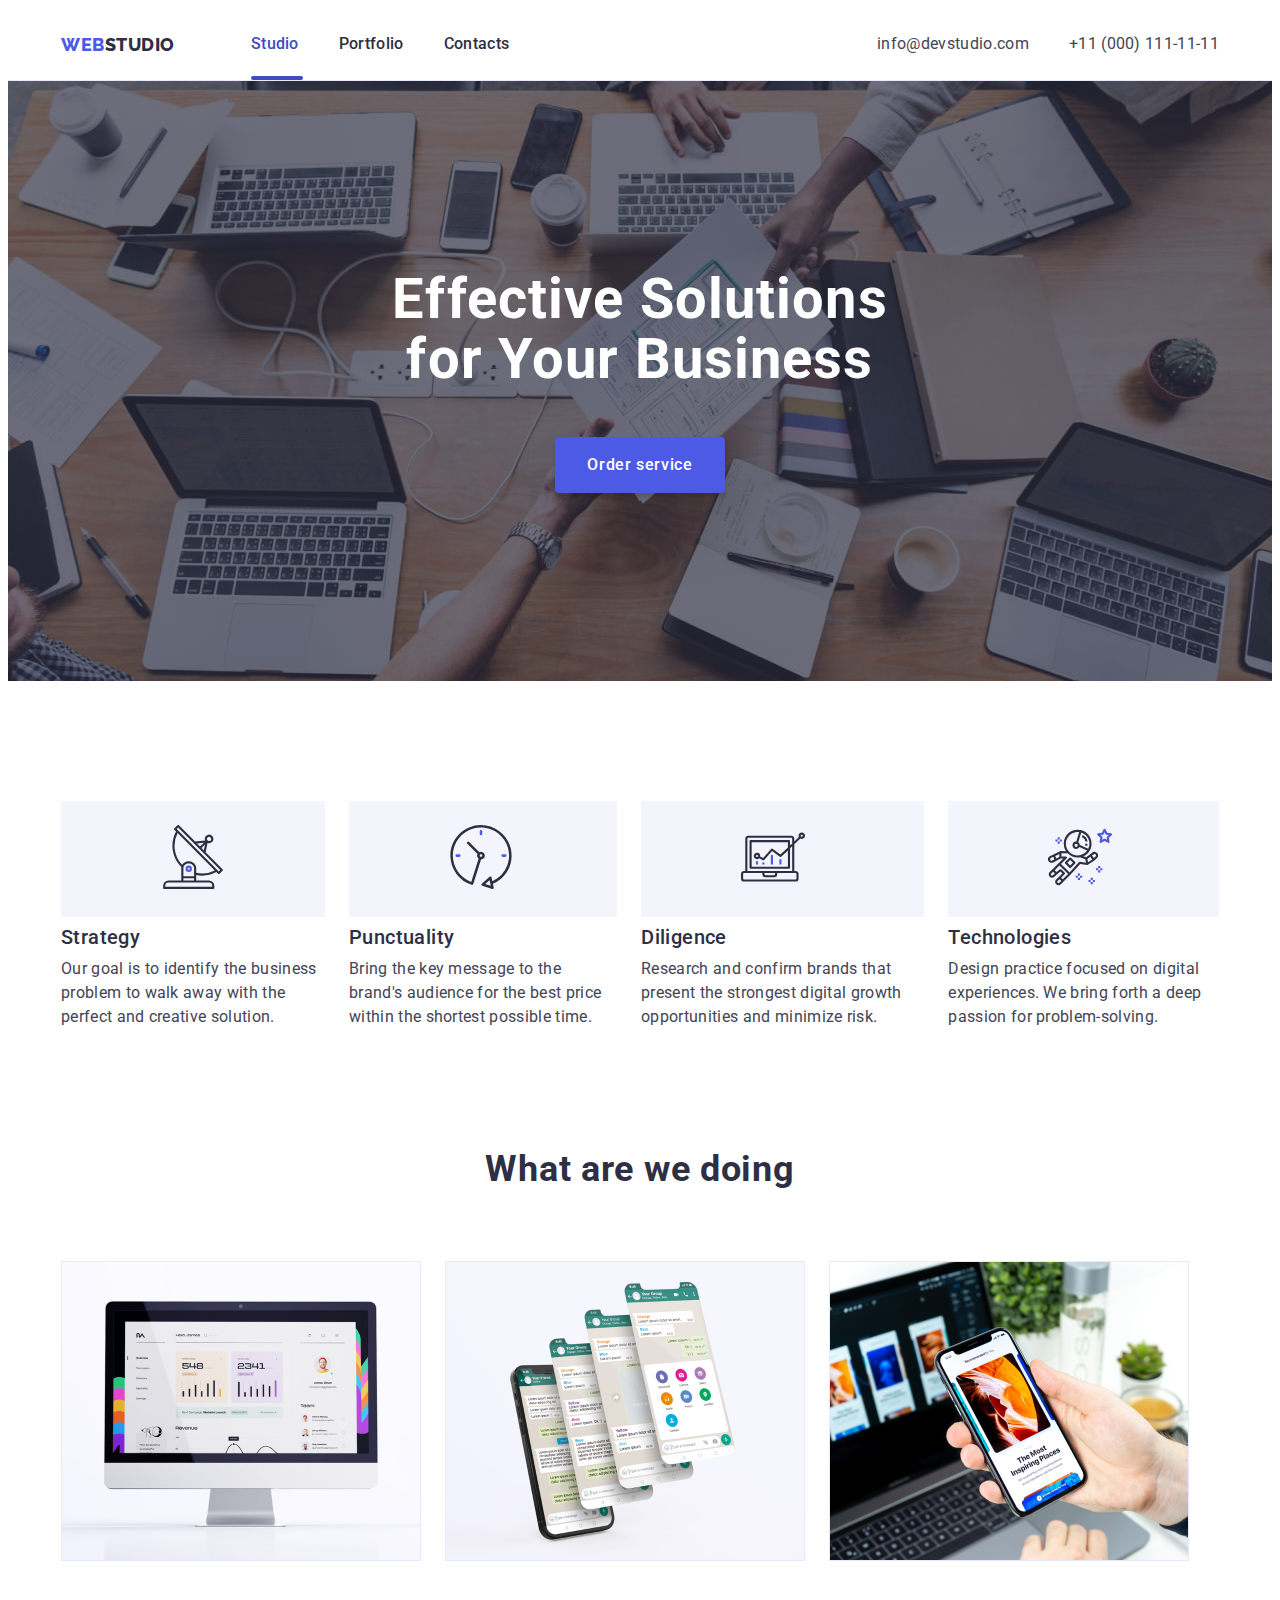
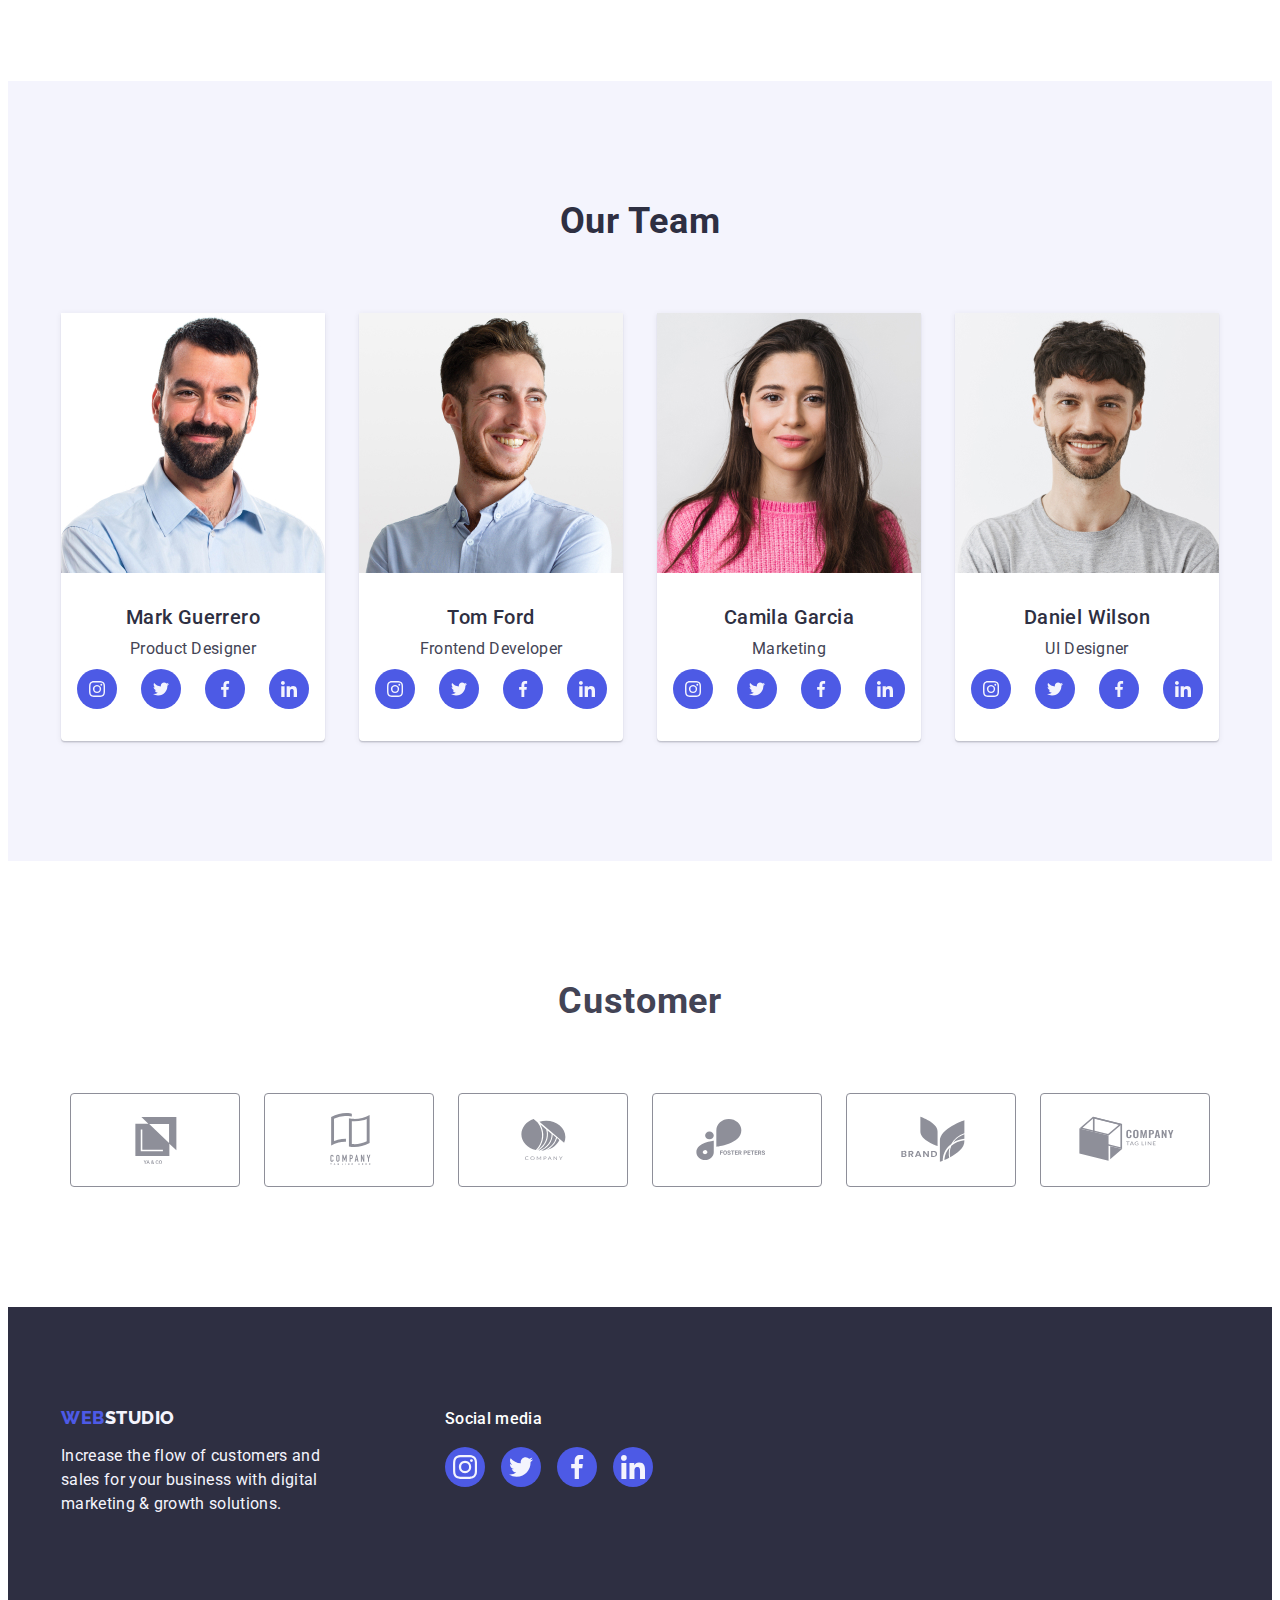
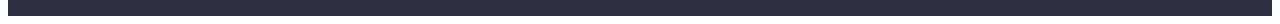
<file: index.html>
<!DOCTYPE html>
<html lang="en">
	<head>
		<meta charset="UTF-8" />
		<meta name="viewport" content="width=device-width, initial-scale=1.0" />
		<meta
			name="description"
			content="Discover WebStudio: Your Go-To Platform for Website Development Services. Browse Affordable Packages & Elevate Your Online Presence Today!"
		/>
		<title>WebStudio</title>
		<link rel="icon" type="image/png" href="./images/favicon/favicon.ico" />
		<link rel="icon" type="image/png" sizes="16x16" href="./images/favicon/favicon-16x16.png" />
		<link rel="icon" type="image/png" sizes="32x32" href="./images/favicon/favicon-32x32.png" />
		<link rel="apple-touch-icon" href="./images/favicon/apple-touch-icon.png" />

		<link rel="preconnect" href="https://fonts.googleapis.com" />
		<link rel="preconnect" href="https://fonts.gstatic.com" crossorigin />
		<link
			href="https://fonts.googleapis.com/css2?family=Raleway:wght@800&family=Roboto:wght@400;500;700;900&display=swap"
			rel="stylesheet"
		/>
		<link
			rel="stylesheet"
			href="https://cdnjs.cloudflare.com/ajax/libs/modern-normalize/2.0.0/modern-normalize.min.css"
			integrity="sha512-4xo8blKMVCiXpTaLzQSLSw3KFOVPWhm/TRtuPVc4WG6kUgjH6J03IBuG7JZPkcWMxJ5huwaBpOpnwYElP/m6wg=="
			crossorigin="anonymous"
			referrerpolicy="no-referrer"
		/>
		<link rel="stylesheet" href="css/styles.css" />
	</head>
	<body>
		<header class="header">
			<div class="container header-container">
				<nav class="navigation">
					<a class="logo" href="./index.html"><span class="logo__web">WEB</span>STUDIO</a>
					<ul class="navigation-menu">
						<li class="navigation-menu__item">
							<a
								class="navigation-menu__item-link navigation-menu__item-link--active"
								href="./index.html"
								>Studio</a
							>
						</li>
						<li class="navigation-menu__item">
							<a class="navigation-menu__item-link" href="./portfolio.html">Portfolio</a>
						</li>
						<li class="navigation-menu__item">
							<a class="navigation-menu__item-link" href="#">Contacts</a>
						</li>
					</ul>
				</nav>

				<address>
					<ul class="address-list">
						<li class="address-list__item">
							<a class="body address-list__item-link" href="mailto:info@devstudio.com"
								>info@devstudio.com</a
							>
						</li>
						<li class="address-list__item">
							<a class="body address-list__item-link" href="tel:+110001111111"
								>+11 (000) 111-11-11</a
							>
						</li>
					</ul>
				</address>
			</div>
		</header>

		<main>
			<section class="hero-section">
				<div class="container hero-container">
					<h1 class="heading-large hero-title">Effective Solutions for Your Business</h1>
					<button data-modal-open class="button button--primary" type="button">
						Order service
					</button>
				</div>
			</section>

			<section class="section">
				<div class="container">
					<h2 class="visually-hidden">Advantages</h2>
					<ul class="advantages-list">
						<li class="advantages-list__item">
							<div class="advantages-list__item-icon-container">
								<svg width="64" height="64">
									<use href="./images/icons.svg#antenna"></use>
								</svg>
							</div>
							<h3 class="heading-small advantages-list__item-heading">Strategy</h3>
							<p class="body">
								Our goal is to identify the business problem to walk away with the perfect and
								creative solution.
							</p>
						</li>
						<li class="advantages-list__item">
							<div class="advantages-list__item-icon-container">
								<svg width="64" height="64">
									<use href="./images/icons.svg#clock"></use>
								</svg>
							</div>
							<h3 class="heading-small advantages-list__item-heading">Punctuality</h3>
							<p class="body">
								Bring the key message to the brand's audience for the best price within the shortest
								possible time.
							</p>
						</li>
						<li class="advantages-list__item">
							<div class="advantages-list__item-icon-container">
								<svg width="64" height="64">
									<use href="./images/icons.svg#diagram"></use>
								</svg>
							</div>
							<h3 class="heading-small advantages-list__item-heading">Diligence</h3>
							<p class="body">
								Research and confirm brands that present the strongest digital growth opportunities
								and minimize risk.
							</p>
						</li>
						<li class="advantages-list__item">
							<div class="advantages-list__item-icon-container">
								<svg width="64" height="64">
									<use href="./images/icons.svg#astronaut"></use>
								</svg>
							</div>
							<h3 class="heading-small advantages-list__item-heading">Technologies</h3>
							<p class="body">
								Design practice focused on digital experiences. We bring forth a deep passion for
								problem-solving.
							</p>
						</li>
					</ul>
				</div>
			</section>

			<section class="portfolio-section">
				<div class="container portfolio-container">
					<h2 class="heading-medium portfolio-heading">What are we doing</h2>

					<ul class="portfolio-list">
						<li>
							<img width="360" height="300" src="./images/img_1.jpg" alt="Image 1" />
						</li>
						<li>
							<img width="360" height="300" src="./images/img_2.jpg" alt="Image 2" />
						</li>
						<li>
							<img width="360" height="300" src="./images/img_3.jpg" alt="Image 3" />
						</li>
					</ul>
				</div>
			</section>

			<section class="section team-section">
				<div class="container team-container">
					<h2 class="heading-medium team-heading">Our Team</h2>
					<ul class="team-cards">
						<li class="team-card">
							<img width="264" height="260" src="./images/team/mark.jpg" alt="Mark Guerrero" />
							<div class="team-card__content">
								<h3 class="heading-small team-card__text">Mark Guerrero</h3>
								<p class="body">Product Designer</p>
								<ul class="team-card__socials">
									<li>
										<a href="#" target="_blank" class="team-card__socials-item">
											<svg class="team-card__socials-item-icon" width="16" height="16">
												<use href="./images/icons.svg#instagram"></use>
											</svg>
										</a>
									</li>
									<li>
										<a href="#" target="_blank" class="team-card__socials-item">
											<svg class="team-card__socials-item-icon" width="16" height="16">
												<use href="./images/icons.svg#twitter"></use>
											</svg>
										</a>
									</li>
									<li>
										<a href="#" target="_blank" class="team-card__socials-item">
											<svg class="team-card__socials-item-icon" width="16" height="16">
												<use href="./images/icons.svg#facebook"></use>
											</svg>
										</a>
									</li>
									<li>
										<a href="#" target="_blank" class="team-card__socials-item">
											<svg class="team-card__socials-item-icon" width="16" height="16">
												<use href="./images/icons.svg#linkedin"></use>
											</svg>
										</a>
									</li>
								</ul>
							</div>
						</li>
						<li class="team-card">
							<img width="264" height="260" src="./images/team/tom.jpg" alt="Tom Ford" />
							<div class="team-card__content">
								<h3 class="heading-small team-card__text">Tom Ford</h3>
								<p class="body">Frontend Developer</p>
								<ul class="team-card__socials">
									<li>
										<a href="#" target="_blank" class="team-card__socials-item">
											<svg class="team-card__socials-item-icon" width="16" height="16">
												<use href="./images/icons.svg#instagram"></use>
											</svg>
										</a>
									</li>
									<li>
										<a href="#" target="_blank" class="team-card__socials-item">
											<svg class="team-card__socials-item-icon" width="16" height="16">
												<use href="./images/icons.svg#twitter"></use>
											</svg>
										</a>
									</li>
									<li>
										<a href="#" target="_blank" class="team-card__socials-item">
											<svg class="team-card__socials-item-icon" width="16" height="16">
												<use href="./images/icons.svg#facebook"></use>
											</svg>
										</a>
									</li>
									<li>
										<a href="#" target="_blank" class="team-card__socials-item">
											<svg class="team-card__socials-item-icon" width="16" height="16">
												<use href="./images/icons.svg#linkedin"></use>
											</svg>
										</a>
									</li>
								</ul>
							</div>
						</li>
						<li class="team-card">
							<img width="264" height="260" src="./images/team/camila.jpg" alt="Camila Garcia" />
							<div class="team-card__content">
								<h3 class="heading-small team-card__text">Camila Garcia</h3>
								<p class="body">Marketing</p>
								<ul class="team-card__socials">
									<li>
										<a href="#" target="_blank" class="team-card__socials-item">
											<svg class="team-card__socials-item-icon" width="16" height="16">
												<use href="./images/icons.svg#instagram"></use>
											</svg>
										</a>
									</li>
									<li>
										<a href="#" target="_blank" class="team-card__socials-item">
											<svg class="team-card__socials-item-icon" width="16" height="16">
												<use href="./images/icons.svg#twitter"></use>
											</svg>
										</a>
									</li>
									<li>
										<a href="#" target="_blank" class="team-card__socials-item">
											<svg class="team-card__socials-item-icon" width="16" height="16">
												<use href="./images/icons.svg#facebook"></use>
											</svg>
										</a>
									</li>
									<li>
										<a href="#" target="_blank" class="team-card__socials-item">
											<svg class="team-card__socials-item-icon" width="16" height="16">
												<use href="./images/icons.svg#linkedin"></use>
											</svg>
										</a>
									</li>
								</ul>
							</div>
						</li>
						<li class="team-card">
							<img width="264" height="260" src="./images/team/daniel.jpg" alt="Daniel Wilson" />
							<div class="team-card__content">
								<h3 class="heading-small team-card__text">Daniel Wilson</h3>
								<p class="body">UI Designer</p>
								<ul class="team-card__socials">
									<li>
										<a href="#" target="_blank" class="team-card__socials-item">
											<svg class="team-card__socials-item-icon" width="16" height="16">
												<use href="./images/icons.svg#instagram"></use>
											</svg>
										</a>
									</li>
									<li>
										<a href="#" target="_blank" class="team-card__socials-item">
											<svg class="team-card__socials-item-icon" width="16" height="16">
												<use href="./images/icons.svg#twitter"></use>
											</svg>
										</a>
									</li>
									<li>
										<a href="#" target="_blank" class="team-card__socials-item">
											<svg class="team-card__socials-item-icon" width="16" height="16">
												<use href="./images/icons.svg#facebook"></use>
											</svg>
										</a>
									</li>
									<li>
										<a href="#" target="_blank" class="team-card__socials-item">
											<svg class="team-card__socials-item-icon" width="16" height="16">
												<use href="./images/icons.svg#linkedin"></use>
											</svg>
										</a>
									</li>
								</ul>
							</div>
						</li>
					</ul>
				</div>
			</section>

			<section class="section">
				<div class="container">
					<h2 class="heading-medium customers-heading">Customer</h2>
					<ul class="customers-list">
						<li>
							<a href="#" target="_blank" class="customer-item">
								<svg class="customer-item__icon" width="104" height="56">
									<use href="./images/icons.svg#customer_1"></use>
								</svg>
							</a>
						</li>
						<li>
							<a href="#" target="_blank" class="customer-item">
								<svg class="customer-item__icon" width="104" height="56">
									<use href="./images/icons.svg#customer_2"></use>
								</svg>
							</a>
						</li>
						<li>
							<a href="#" target="_blank" class="customer-item">
								<svg class="customer-item__icon" width="104" height="56">
									<use href="./images/icons.svg#customer_3"></use>
								</svg>
							</a>
						</li>
						<li>
							<a href="#" target="_blank" class="customer-item">
								<svg class="customer-item__icon" width="104" height="56">
									<use href="./images/icons.svg#customer_4"></use>
								</svg>
							</a>
						</li>
						<li>
							<a href="#" target="_blank" class="customer-item">
								<svg class="customer-item__icon" width="104" height="56">
									<use href="./images/icons.svg#customer_5"></use>
								</svg>
							</a>
						</li>
						<li>
							<a href="#" target="_blank" class="customer-item">
								<svg class="customer-item__icon" width="104" height="56">
									<use href="./images/icons.svg#customer_6"></use>
								</svg>
							</a>
						</li>
					</ul>
				</div>
			</section>
		</main>

		<footer class="footer">
			<div class="container footer-container">
				<div class="footer-container__section">
					<a class="logo logo--light" href="./index.html"
						><span class="logo__web">WEB</span>STUDIO</a
					>
					<p class="body footer-text">
						Increase the flow of customers and sales for your business with digital marketing &
						growth solutions.
					</p>
				</div>
				<div class="footer-container__section">
					<p class="body footer-container__social-heading">Social media</p>
					<ul class="footer-container__socials">
						<li>
							<a href="#" target="_blank" class="footer-container__socials-item">
								<svg class="footer-container__socials-item-icon" width="24" height="24">
									<use href="./images/icons.svg#instagram"></use>
								</svg>
							</a>
						</li>
						<li>
							<a href="#" target="_blank" class="footer-container__socials-item">
								<svg class="footer-container__socials-item-icon" width="24" height="24">
									<use href="./images/icons.svg#twitter"></use>
								</svg>
							</a>
						</li>
						<li>
							<a href="#" target="_blank" class="footer-container__socials-item">
								<svg class="footer-container__socials-item-icon" width="24" height="24">
									<use href="./images/icons.svg#facebook"></use>
								</svg>
							</a>
						</li>
						<li>
							<a href="#" target="_blank" class="footer-container__socials-item">
								<svg class="footer-container__socials-item-icon" width="24" height="24">
									<use href="./images/icons.svg#linkedin"></use>
								</svg>
							</a>
						</li>
					</ul>
				</div>
			</div>
		</footer>

		<div data-modal class="backdrop is-hidden">
			<div role="dialog" aria-modal="true" class="modal">
				<button aria-label="Close modal button" data-modal-close class="modal-btn" type="button">
					<svg class="modal-btn__icon" width="8" height="8">
						<use href="./images/icons.svg#close"></use>
					</svg>
				</button>
			</div>
		</div>

		<script type="text/javascript" src="js/modal.js"></script>
	</body>
</html>
</file>
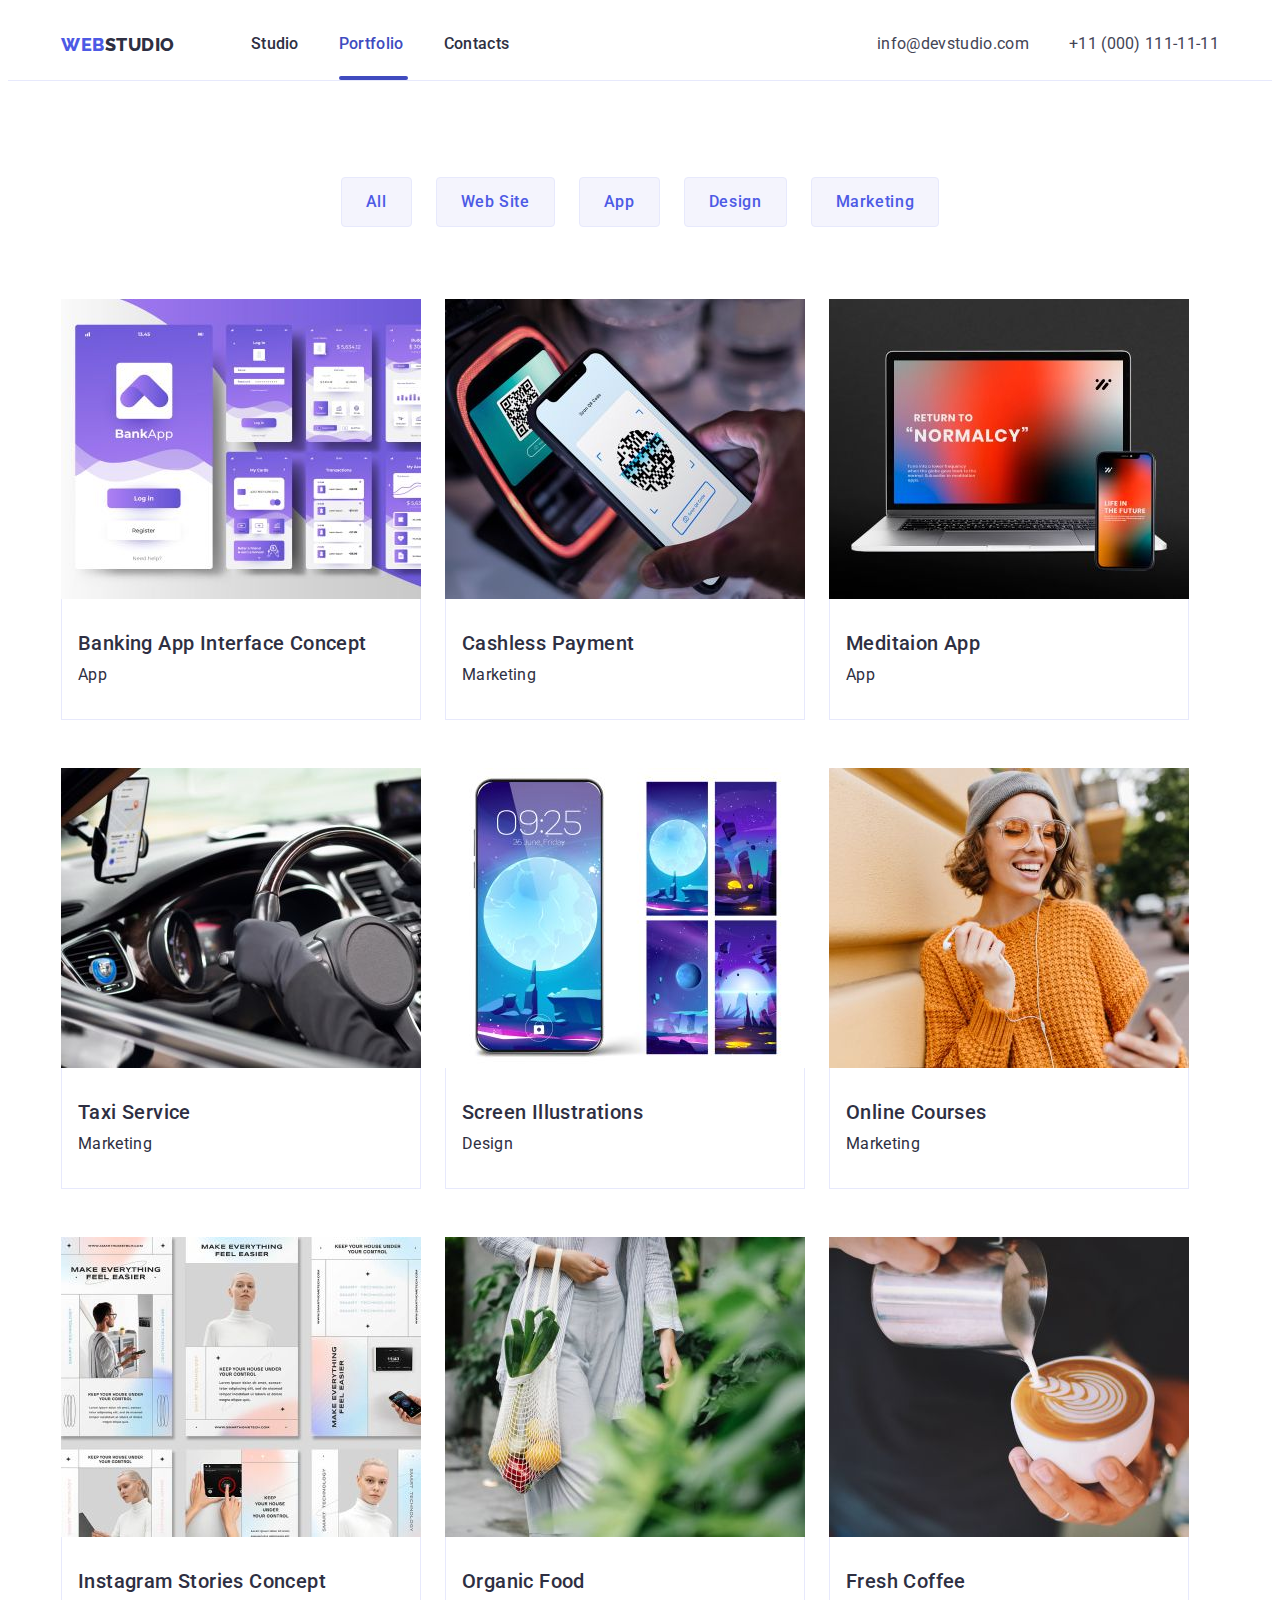
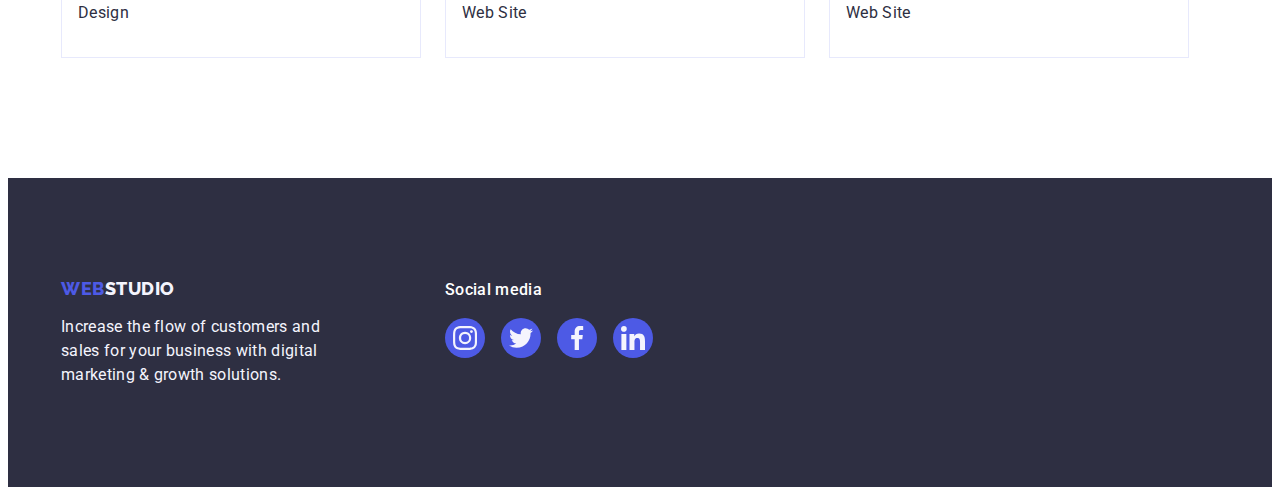
<file: portfolio.html>
<!DOCTYPE html>
<html lang="en">
	<head>
		<meta charset="UTF-8" />
		<meta name="viewport" content="width=device-width, initial-scale=1.0" />
		<meta
			name="description"
			content="WebStudio Portfolio: Explore our diverse portfolio showcasing our expertise in web design and development. Browse through our innovative projects to see how we can bring your vision to life. Discover the creativity and professionalism that sets our web studio apart."
		/>
		<title>WebStudio - Portfolio</title>
		<link rel="icon" type="image/png" href="./images/favicon/favicon.ico" />
		<link rel="icon" type="image/png" sizes="16x16" href="./images/favicon/favicon-16x16.png" />
		<link rel="icon" type="image/png" sizes="32x32" href="./images/favicon/favicon-32x32.png" />
		<link rel="apple-touch-icon" href="./images/favicon/apple-touch-icon.png" />

		<link rel="preconnect" href="https://fonts.googleapis.com" />
		<link rel="preconnect" href="https://fonts.gstatic.com" crossorigin />
		<link
			href="https://fonts.googleapis.com/css2?family=Raleway:wght@800&family=Roboto:wght@400;500;700;900&display=swap"
			rel="stylesheet"
		/>
		<link
			rel="stylesheet"
			href="https://cdnjs.cloudflare.com/ajax/libs/modern-normalize/2.0.0/modern-normalize.min.css"
			integrity="sha512-4xo8blKMVCiXpTaLzQSLSw3KFOVPWhm/TRtuPVc4WG6kUgjH6J03IBuG7JZPkcWMxJ5huwaBpOpnwYElP/m6wg=="
			crossorigin="anonymous"
			referrerpolicy="no-referrer"
		/>
		<link rel="stylesheet" href="css/styles.css" />
	</head>
	<body>
		<header class="header">
			<div class="container header-container">
				<nav class="navigation">
					<a class="logo" href="./index.html"><span class="logo__web">WEB</span>STUDIO</a>
					<ul class="navigation-menu">
						<li class="navigation-menu__item">
							<a class="navigation-menu__item-link" href="./index.html">Studio</a>
						</li>
						<li class="navigation-menu__item">
							<a
								class="navigation-menu__item-link navigation-menu__item-link--active"
								href="./portfolio.html"
								>Portfolio</a
							>
						</li>
						<li class="navigation-menu__item">
							<a class="navigation-menu__item-link" href="#">Contacts</a>
						</li>
					</ul>
				</nav>

				<address>
					<ul class="address-list">
						<li class="address-list__item">
							<a class="body address-list__item-link" href="mailto:info@devstudio.com"
								>info@devstudio.com</a
							>
						</li>
						<li class="address-list__item">
							<a class="body address-list__item-link" href="tel:+110001111111"
								>+11 (000) 111-11-11</a
							>
						</li>
					</ul>
				</address>
			</div>
		</header>

		<main>
			<section class="portfolio-page-section">
				<div class="container">
					<h1 class="visually-hidden">Portfolio</h1>

					<ul class="filters">
						<li>
							<button class="button button--outlined" type="button">All</button>
						</li>
						<li>
							<button class="button button--outlined" type="button">Web Site</button>
						</li>
						<li>
							<button class="button button--outlined" type="button">App</button>
						</li>
						<li>
							<button class="button button--outlined" type="button">Design</button>
						</li>
						<li>
							<button class="button button--outlined" type="button">Marketing</button>
						</li>
					</ul>

					<ul class="project-cards">
						<li class="project-card">
							<a class="project-card__link" href="#">
								<div class="project-card__image">
									<img
										width="360"
										height="300"
										src="./images/projects/img_1.jpg"
										alt="Banking App Interface Concept"
									/>
									<div class="project-card__overlay">
										<p class="body">
											14 Stylish and User-Friendly App Design Concepts · Task Manager App · Calorie
											Tracker App · Exotic Fruit Ecommerce App · Cloud Storage App
										</p>
									</div>
								</div>
								<div class="project-card__content">
									<h2 class="heading-small project-card__heading">Banking App Interface Concept</h2>
									<p class="body">App</p>
								</div>
							</a>
						</li>
						<li class="project-card">
							<a class="project-card__link" href="#">
								<div class="project-card__image">
									<img
										width="360"
										height="300"
										src="./images/projects/img_2.jpg"
										alt="Cashless Payment"
									/>
									<div class="project-card__overlay">
										<p class="body">
											14 Stylish and User-Friendly App Design Concepts · Task Manager App · Calorie
											Tracker App · Exotic Fruit Ecommerce App · Cloud Storage App
										</p>
									</div>
								</div>

								<div class="project-card__content">
									<h2 class="heading-small project-card__heading">Cashless Payment</h2>
									<p class="body">Marketing</p>
								</div>
							</a>
						</li>
						<li class="project-card">
							<a class="project-card__link" href="#">
								<div class="project-card__image">
									<img
										width="360"
										height="300"
										src="./images/projects/img_3.jpg"
										alt="Meditaion App"
									/>
									<div class="project-card__overlay">
										<p class="body">
											14 Stylish and User-Friendly App Design Concepts · Task Manager App · Calorie
											Tracker App · Exotic Fruit Ecommerce App · Cloud Storage App
										</p>
									</div>
								</div>

								<div class="project-card__content">
									<h2 class="heading-small project-card__heading">Meditaion App</h2>
									<p class="body">App</p>
								</div>
							</a>
						</li>
						<li class="project-card">
							<a class="project-card__link" href="#">
								<div class="project-card__image">
									<img
										width="360"
										height="300"
										src="./images/projects/img_4.jpg"
										alt="Taxi Service"
									/>
									<div class="project-card__overlay">
										<p class="body">
											14 Stylish and User-Friendly App Design Concepts · Task Manager App · Calorie
											Tracker App · Exotic Fruit Ecommerce App · Cloud Storage App
										</p>
									</div>
								</div>

								<div class="project-card__content">
									<h2 class="heading-small project-card__heading">Taxi Service</h2>
									<p class="body">Marketing</p>
								</div>
							</a>
						</li>
						<li class="project-card">
							<a class="project-card__link" href="#">
								<div class="project-card__image">
									<img
										width="360"
										height="300"
										src="./images/projects/img_5.jpg"
										alt="Screen Illustrations"
									/>
									<div class="project-card__overlay">
										<p class="body">
											14 Stylish and User-Friendly App Design Concepts · Task Manager App · Calorie
											Tracker App · Exotic Fruit Ecommerce App · Cloud Storage App
										</p>
									</div>
								</div>

								<div class="project-card__content">
									<h2 class="heading-small project-card__heading">Screen Illustrations</h2>
									<p class="body">Design</p>
								</div>
							</a>
						</li>
						<li class="project-card">
							<a class="project-card__link" href="#">
								<div class="project-card__image">
									<img
										width="360"
										height="300"
										src="./images/projects/img_6.jpg"
										alt="Online Courses"
									/>
									<div class="project-card__overlay">
										<p class="body">
											14 Stylish and User-Friendly App Design Concepts · Task Manager App · Calorie
											Tracker App · Exotic Fruit Ecommerce App · Cloud Storage App
										</p>
									</div>
								</div>

								<div class="project-card__content">
									<h2 class="heading-small project-card__heading">Online Courses</h2>
									<p class="body">Marketing</p>
								</div>
							</a>
						</li>
						<li class="project-card">
							<a class="project-card__link" href="#">
								<div class="project-card__image">
									<img
										width="360"
										height="300"
										src="./images/projects/img_7.jpg"
										alt="Instagram Stories Concept"
									/>
									<div class="project-card__overlay">
										<p class="body">
											14 Stylish and User-Friendly App Design Concepts · Task Manager App · Calorie
											Tracker App · Exotic Fruit Ecommerce App · Cloud Storage App
										</p>
									</div>
								</div>

								<div class="project-card__content">
									<h2 class="heading-small project-card__heading">Instagram Stories Concept</h2>
									<p class="body">Design</p>
								</div>
							</a>
						</li>
						<li class="project-card">
							<a class="project-card__link" href="#">
								<div class="project-card__image">
									<img
										width="360"
										height="300"
										src="./images/projects/img_8.jpg"
										alt="Organic Food"
									/>
									<div class="project-card__overlay">
										<p class="body">
											14 Stylish and User-Friendly App Design Concepts · Task Manager App · Calorie
											Tracker App · Exotic Fruit Ecommerce App · Cloud Storage App
										</p>
									</div>
								</div>

								<div class="project-card__content">
									<h2 class="heading-small project-card__heading">Organic Food</h2>
									<p class="body">Web Site</p>
								</div>
							</a>
						</li>
						<li class="project-card">
							<a class="project-card__link" href="#">
								<div class="project-card__image">
									<img
										width="360"
										height="300"
										src="./images/projects/img_9.jpg"
										alt="Fresh Coffee"
									/>
									<div class="project-card__overlay">
										<p class="body">
											14 Stylish and User-Friendly App Design Concepts · Task Manager App · Calorie
											Tracker App · Exotic Fruit Ecommerce App · Cloud Storage App
										</p>
									</div>
								</div>

								<div class="project-card__content">
									<h2 class="heading-small project-card__heading">Fresh Coffee</h2>
									<p class="body">Web Site</p>
								</div>
							</a>
						</li>
					</ul>
				</div>
			</section>
		</main>

		<footer class="footer">
			<div class="container footer-container">
				<div class="footer-container__section">
					<a class="logo logo--light" href="./index.html"
						><span class="logo__web">WEB</span>STUDIO</a
					>
					<p class="body footer-text">
						Increase the flow of customers and sales for your business with digital marketing &
						growth solutions.
					</p>
				</div>
				<div class="footer-container__section">
					<p class="body footer-container__social-heading">Social media</p>
					<ul class="footer-container__socials">
						<li>
							<a href="#" target="_blank" class="footer-container__socials-item">
								<svg class="footer-container__socials-item-icon" width="24" height="24">
									<use href="./images/icons.svg#instagram"></use>
								</svg>
							</a>
						</li>
						<li>
							<a href="#" target="_blank" class="footer-container__socials-item">
								<svg class="footer-container__socials-item-icon" width="24" height="24">
									<use href="./images/icons.svg#twitter"></use>
								</svg>
							</a>
						</li>
						<li>
							<a href="#" target="_blank" class="footer-container__socials-item">
								<svg class="footer-container__socials-item-icon" width="24" height="24">
									<use href="./images/icons.svg#facebook"></use>
								</svg>
							</a>
						</li>
						<li>
							<a href="#" target="_blank" class="footer-container__socials-item">
								<svg class="footer-container__socials-item-icon" width="24" height="24">
									<use href="./images/icons.svg#linkedin"></use>
								</svg>
							</a>
						</li>
					</ul>
				</div>
			</div>
		</footer>
	</body>
</html>
</file>
<file: css/styles.css>
:root {
	--primary-brand-color: #4d5ae5;
	--pressed-state-color: #404bbf;
	--dark-color: #2e2f42;
	--success-color: #31d0aa;
	--text-color: #434455;
	--subtle-text-color: #8e8f99;
	--accent-color: #e7e9fc;
	--light-color: #f4f4fd;
	--modal-overlay-color: rgba(46, 47, 66, 0.4);
	--hero-background-color: rgba(46, 47, 66, 0.7);
	--white-color: #ffffff;
	--modal-background-color: #fcfcfc;

	--common-section-padding: 120px;
	--transition-duration: 250ms;
	--transition-timing-function: cubic-bezier(0.4, 0, 0.2, 1);
}

body {
	font-size: 16px;
	font-family: 'Roboto', sans-serif;
	color: var(--text-color);
}

h1,
h2,
h3,
h4,
h5,
h6,
p {
	margin: 0;
}

ul {
	margin: 0;
	padding-left: 0;
	list-style: none;
}

img {
	display: block;
}

/*#region Misc */

.container {
	max-width: 1158px;
	padding-left: 15px;
	padding-right: 15px;
	margin-left: auto;
	margin-right: auto;
}

.section {
	padding-top: var(--common-section-padding);
	padding-bottom: var(--common-section-padding);
}

.visually-hidden {
	position: absolute;
	width: 1px;
	height: 1px;
	margin: -1px;
	border: 0;
	padding: 0;
	white-space: nowrap;
	clip-path: inset(100%);
	clip: rect(0 0 0 0);
	overflow: hidden;
}

/*#endregion Misc */

/*#region Typography */

.heading-large {
	font-weight: 700;
	font-size: 56px;
	line-height: 1.07143;
	letter-spacing: 0.02em;
}

.heading-medium {
	font-weight: 700;
	font-size: 36px;
	line-height: 1.11112;
	letter-spacing: 0.02em;
}

.heading-small {
	font-weight: 500;
	font-size: 20px;
	line-height: 1.2;
	letter-spacing: 0.02em;
}

.body {
	font-size: 16px;
	line-height: 1.5;
	letter-spacing: 0.02em;
}

/*#endregion Typography */

/*#region Button */

.button {
	border-radius: 4px;
	cursor: pointer;
	font-size: 16px;
	font-family: 'Roboto', sans-serif;
	font-weight: 500;
	line-height: 1.5;
	letter-spacing: 0.04em;
}

.button.button--primary {
	border: none;
	background-color: var(--primary-brand-color);
	box-shadow: 0px 4px 4px 0px #00000026;
	color: var(--white-color);
	padding: 16px 32px;
	transition: background-color var(--transition-duration) var(--transition-timing-function);
}

.button.button--primary:focus,
.button.button--primary:hover {
	background-color: var(--pressed-state-color);
}

.button.button--outlined {
	padding: 12px 24px;
	background-color: var(--light-color);
	border: 1px solid var(--accent-color);
	color: var(--primary-brand-color);
	box-shadow: none;
	transition: background-color var(--transition-duration) var(--transition-timing-function),
		box-shadow var(--transition-duration) var(--transition-timing-function),
		color var(--transition-duration) var(--transition-timing-function),
		border-color var(--transition-duration) var(--transition-timing-function);
}

.button.button--outlined:focus,
.button.button--outlined:hover {
	background-color: var(--pressed-state-color);
	border: 1px solid var(--pressed-state-color);
	box-shadow: 0px 2px 2px 0px #0000001f, 0px 2px 1px 0px #00000014, 0px 3px 1px 0px #0000001a;
	color: var(--white-color);
}

/*#endregion Button */

/*#region Header */

.header {
	border-bottom: 1px solid var(--accent-color);
}

.header-container {
	display: flex;
	justify-content: space-between;
	align-items: center;
}

/*#endregion Header */

/*#region Logo */

.logo {
	font-family: 'Raleway';
	font-weight: 800;
	font-size: 18px;
	line-height: 1.16667;
	color: var(--dark-color);
	text-decoration: none;
	letter-spacing: 0.03em;
}

.logo--light {
	color: var(--light-color);
}

.logo__web {
	color: var(--primary-brand-color);
}

/*#endregion Logo */

/*#region Navigation */

.navigation {
	display: flex;
	align-items: center;
	gap: 76px;
}

.navigation-menu {
	display: flex;
	align-items: center;
	gap: 40px;
}

.navigation-menu__item-link {
	display: block;
	padding: 24px 0;
	color: var(--dark-color);
	line-height: 1.5;
	font-weight: 500;
	text-decoration: none;
	letter-spacing: 0.02em;
	position: relative;
	transition: color var(--transition-duration) var(--transition-timing-function);
}

.navigation-menu__item-link::after {
	content: '';
	width: 100%;
	border: 2px solid currentColor;
	border-radius: 2px;
	display: block;
	position: absolute;
	bottom: 0;
	opacity: 0;
	transition: opacity var(--transition-duration) var(--transition-timing-function);
}

.navigation-menu__item-link.navigation-menu__item-link--active,
.navigation-menu__item-link:focus,
.navigation-menu__item-link:hover {
	color: var(--pressed-state-color);
}

.navigation-menu__item-link.navigation-menu__item-link--active::after {
	opacity: 1;
}

.address-list {
	display: flex;
	align-items: center;
	gap: 40px;
}

.address-list__item-link {
	color: var(--text-color);
	font-style: normal;
	text-decoration: none;
	padding: 24px 0;
	display: block;
	transition: color var(--transition-duration) var(--transition-timing-function);
}

.address-list__item-link:focus,
.address-list__item-link:hover {
	color: var(--pressed-state-color);
}

/*#endregion Navigation */

/*#region Footer */

.footer {
	background-color: var(--dark-color);
	padding-top: 100px;
	padding-bottom: 100px;
}

.footer-container {
	display: flex;
	align-items: flex-start;
}

.footer-container__section {
	display: flex;
	flex-direction: column;
	gap: 16px;
}

.footer-container__section:not(:last-child) {
	margin-right: 120px;
}

.footer-container__social-heading {
	font-weight: 500;
	color: var(--white-color);
}

.footer-container__socials {
	display: flex;
	justify-content: center;
	gap: 16px;
}

.footer-container__socials-item {
	display: flex;
	justify-content: center;
	align-items: center;
	width: 40px;
	height: 40px;
	border-radius: 50%;
	border: none;
	background-color: var(--primary-brand-color);
	color: var(--light-color);
	transition: background-color var(--transition-duration) var(--transition-timing-function);
}

.footer-container__socials-item:focus,
.footer-container__socials-item:hover {
	background-color: var(--success-color);
}

.footer-container__socials-item-icon {
	fill: currentColor;
}

.footer-text {
	color: var(--light-color);
	max-width: 264px;
}

/*#endregion Footer */

/*#region Studio Page */

.hero-section {
	background-color: var(--dark-color);
	background-image: linear-gradient(to bottom, rgba(46, 47, 66, 0.7), rgba(46, 47, 66, 0.7)),
		url('../images/people_office.jpg');
	background-size: cover;
	background-repeat: no-repeat;
	background-position: center center;

	padding-top: 188px;
	padding-bottom: 188px;

	max-width: 1440px;
	margin: 0 auto;
}

.hero-container {
	display: flex;
	flex-direction: column;
	align-items: center;
}

.hero-title {
	color: var(--white-color);
	max-width: 496px;
	text-align: center;
	margin-bottom: 48px;
}

.advantages-list {
	display: flex;
	justify-content: space-between;
	gap: 24px;
}

.advantages-list__item {
	display: flex;
	flex-direction: column;
	gap: 8px;
}

.advantages-list__item-icon-container {
	padding: 24px 100px;
	background-color: var(--light-color);
}

.advantages-list__item-heading {
	color: var(--dark-color);
}

.team-card__text {
	color: var(--dark-color);
}

.portfolio-section {
	padding-bottom: var(--common-section-padding);
}

.portfolio-list {
	display: flex;
	gap: 24px;
}

.portfolio-heading {
	margin-bottom: 72px;
	text-align: center;
}

.portfolio-heading,
.team-heading {
	color: var(--dark-color);
}

.team-section {
	background-color: var(--light-color);
}

.team-heading {
	margin-bottom: 72px;
	text-align: center;
}

.team-cards {
	display: flex;
	justify-content: space-between;
	gap: 24px;
}

.team-card {
	background-color: var(--white-color);
	box-shadow: 0px 2px 1px 0px #2e2f4214, 0px 1px 1px 0px #2e2f4229, 0px 1px 6px 0px #2e2f4214;
	border-bottom-left-radius: 4px;
	border-bottom-right-radius: 4px;
}

.team-card__content {
	padding: 32px 16px;
	display: flex;
	flex-direction: column;
	align-items: center;
	gap: 8px;
}

.team-card__text {
	text-align: center;
}

.team-card__socials {
	display: flex;
	justify-content: center;
	gap: 24px;
}

.team-card__socials-item {
	display: flex;
	justify-content: center;
	align-items: center;
	width: 40px;
	height: 40px;
	border-radius: 50%;
	border: none;
	background-color: var(--primary-brand-color);
	color: var(--light-color);
	transition: background-color var(--transition-duration) var(--transition-timing-function);
}

.team-card__socials-item:focus,
.team-card__socials-item:hover {
	background-color: var(--pressed-state-color);
}

.team-card__socials-item-icon {
	fill: currentColor;
}

.customers-heading {
	text-align: center;
	margin-bottom: 72px;
}

.customers-list {
	display: flex;
	justify-content: center;
	gap: 24px;
}

.customer-item {
	display: block;
	padding: 16px 32px;
	border: 1px solid var(--subtle-text-color);
	border-radius: 4px;
	color: var(--subtle-text-color);
	transition: color var(--transition-duration) var(--transition-timing-function),
		border-color var(--transition-duration) var(--transition-timing-function);
}

.customer-item__icon {
	fill: currentColor;
}

.customer-item:focus,
.customer-item:hover {
	color: var(--pressed-state-color);
	border-color: var(--pressed-state-color);
}

.backdrop {
	position: fixed;
	top: 0;
	left: 0;
	width: 100%;
	height: 100%;
	background-color: var(--modal-overlay-color);

	transition: opacity var(--transition-duration) var(--transition-timing-function),
		visibility var(--transition-duration) var(--transition-timing-function);
	transition-delay: 0s;
}

.backdrop.is-hidden {
	opacity: 0;
	visibility: hidden;
	pointer-events: none;
	transition-delay: 300ms;
}

.modal {
	position: absolute;
	top: 50%;
	left: 50%;
	transform: translateX(-50%) translateY(-50%);
	max-width: 408px;
	width: 100%;
	min-height: 584px;
	background-color: var(--modal-background-color);
	border-radius: 4px;
	box-shadow: 0 2px 1px 0 rgba(0, 0, 0, 0.2), 0 1px 3px 0 rgba(0, 0, 0, 0.12),
		0 1px 1px 0 rgba(0, 0, 0, 0.14);

	transition: transform var(--transition-duration) var(--transition-timing-function),
		opacity var(--transition-duration) var(--transition-timing-function);
	transition-delay: 0s;
}

.backdrop.is-hidden .modal {
	opacity: 0;
	transform: translateX(-50%) translateY(-70%);
	transition-delay: 300ms;
}

.modal-btn {
	display: flex;
	align-items: center;
	justify-content: center;
	position: absolute;
	top: 24px;
	right: 24px;
	padding: 0;
	border: 1px solid rgba(0, 0, 0, 0.1);
	border-radius: 50%;
	background-color: var(--accent-color);
	color: var(--dark-color);
	cursor: pointer;
	width: 24px;
	height: 24px;
	transition: border-color var(--transition-duration) var(--transition-timing-function),
		background-color var(--transition-duration) var(--transition-timing-function),
		color var(--transition-duration) var(--transition-timing-function);
}

.modal-btn:focus,
.modal-btn:hover {
	color: var(--white-color);
	border-color: var(--pressed-state-color);
	background-color: var(--pressed-state-color);
}

.modal-btn__icon {
	fill: currentColor;
}

/*#endregion Studio Page */

/*#region Portfolio Page */

.portfolio-page-section {
	padding-top: 96px;
	padding-bottom: var(--common-section-padding);
}

.filters {
	display: flex;
	justify-content: center;
	gap: 24px;
	margin-bottom: 72px;
}

.project-cards {
	display: flex;
	flex-wrap: wrap;
	column-gap: 24px;
	row-gap: 48px;
}

.project-card__link {
	color: var(--dark-color);
	text-decoration: none;
}

.project-card__content {
	padding: 32px 16px;
	border: 1px solid var(--accent-color);
	border-top: none;
	transition: box-shadow var(--transition-duration) var(--transition-timing-function);
}

.project-card__link:focus .project-card__content,
.project-card__link:hover .project-card__content {
	box-shadow: 0px 2px 1px 0px rgba(46, 47, 66, 0.08), 0px 1px 1px 0px rgba(46, 47, 66, 0.16),
		0px 1px 6px 0px rgba(46, 47, 66, 0.08);
}

.project-card__heading {
	color: var(--dark-color);
	margin-bottom: 8px;
}

.project-card__image {
	position: relative;
	width: 100%;
	height: 300px;
	overflow: hidden;
}

.project-card__overlay {
	position: absolute;
	top: 0;
	left: 0;
	width: 100%;
	height: 100%;
	padding: 40px 32px;
	transform: translateY(100%);
	color: var(--light-color);
	background-color: var(--primary-brand-color);
	transition: transform var(--transition-duration) var(--transition-timing-function);
}

.project-card__link:focus .project-card__overlay,
.project-card__link:hover .project-card__overlay {
	transform: translateY(0);
}

/*#endregion Portfolio Page */
</file>
